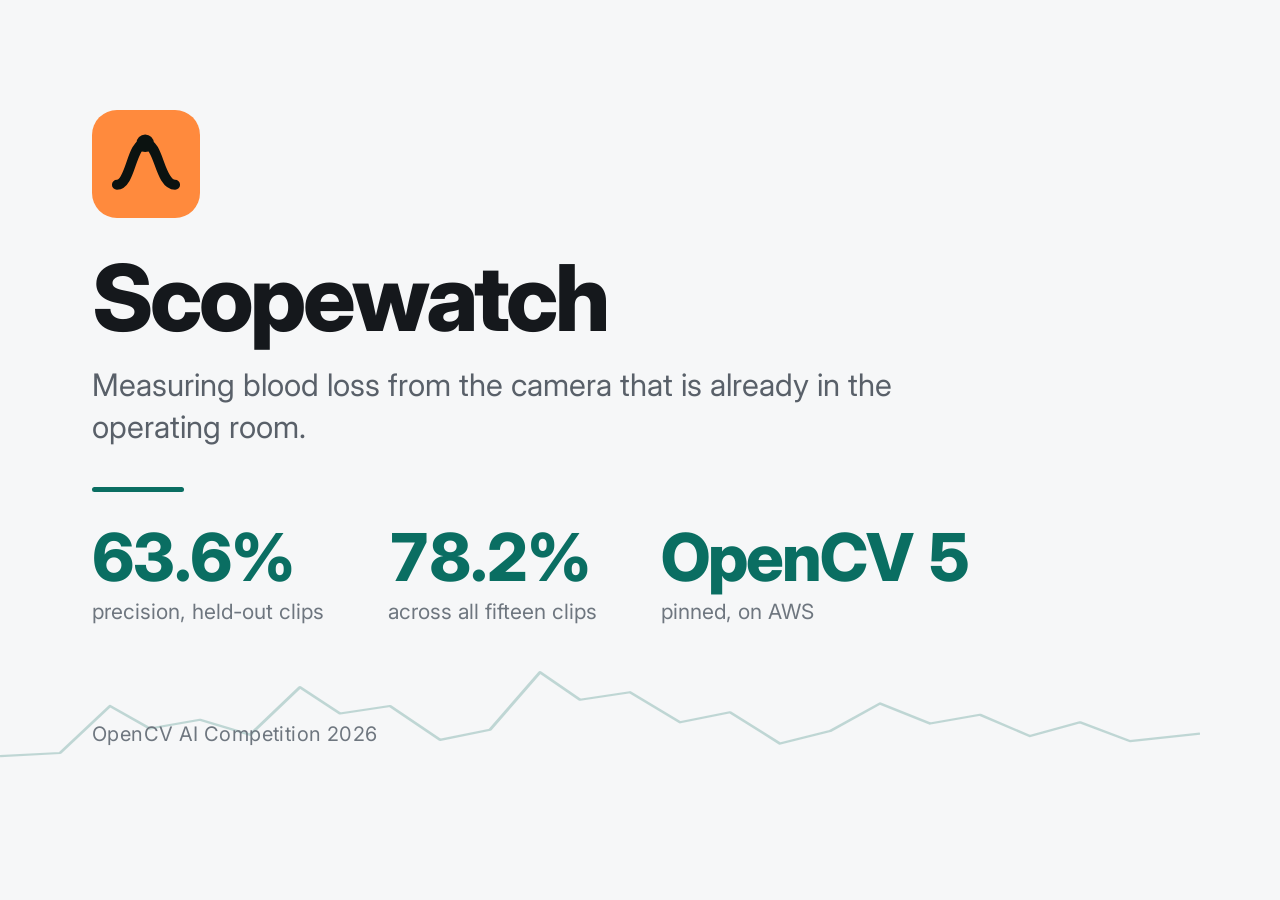
<file: brand/scopewatch/thumbnail.html>
<!doctype html><meta charset=utf-8>
<link href="https://fonts.googleapis.com/css2?family=Inter:wght@400;500;600;700;800&display=swap" rel="stylesheet">
<style>
  *{margin:0;padding:0;box-sizing:border-box}
  body{width:1200px;height:800px;background:#F6F7F8;font-family:Inter,system-ui,sans-serif;
       display:flex;flex-direction:column;justify-content:center;padding:84px 92px 150px;position:relative;overflow:hidden}
  /* the field trace, as the page actually draws it, used as a ground */
  .trace{position:absolute;left:0;top:auto;bottom:0;width:1200px;height:188px;opacity:.42}
  .mark{width:108px;height:108px;display:block;margin-bottom:34px}
  h1{font-size:92px;font-weight:800;letter-spacing:-.035em;color:#15181C;line-height:1}
  .sub{font-size:31px;color:#596069;margin-top:20px;line-height:1.35;max-width:830px}
  .rule{width:92px;height:5px;background:#0A6E62;border-radius:3px;margin:40px 0 32px}
  .figs{display:flex;gap:64px}
  .fig b{display:block;font-size:66px;font-weight:800;color:#0A6E62;letter-spacing:-.03em;
         font-variant-numeric:tabular-nums;line-height:1}
  .fig span{display:block;font-size:21px;color:#6E767F;margin-top:9px}
  .foot{position:absolute;left:92px;bottom:54px;font-size:20px;color:#6E767F;letter-spacing:.02em}
</style>
<svg class="trace" viewBox="0 0 1200 300" preserveAspectRatio="none">
  <path d="M0,230 L60,225 L110,150 L150,186 L200,172 L250,196 L300,120 L340,162 L390,150
           L440,204 L490,188 L540,96 L580,140 L630,128 L680,176 L730,160 L780,210 L830,190
           L880,146 L930,178 L980,164 L1030,198 L1080,176 L1130,206 L1200,194"
        fill="none" stroke="#0A6E62" stroke-width="3.5" stroke-linejoin="round" opacity=".55"/>
</svg>
<svg class="mark" viewBox="0 0 26 26" fill="none">
  <rect width="26" height="26" rx="6" fill="#FF8A3D"/>
  <path d="M6 18c3.4 0 3.4-10 6.8-10S16.2 18 20 18" stroke="#0B1210" stroke-width="2.4" stroke-linecap="round"/>
  <circle cx="12.8" cy="8" r="2.1" fill="#0B1210"/>
</svg>
<h1>Scopewatch</h1>
<div class="sub">Measuring blood loss from the camera that is already in the operating room.</div>
<div class="rule"></div>
<div class="figs">
  <div class="fig"><b>63.6%</b><span>precision, held-out clips</span></div>
  <div class="fig"><b>78.2%</b><span>across all fifteen clips</span></div>
  <div class="fig"><b>OpenCV 5</b><span>pinned, on AWS</span></div>
</div>
<div class="foot">OpenCV AI Competition 2026</div>
</file>
